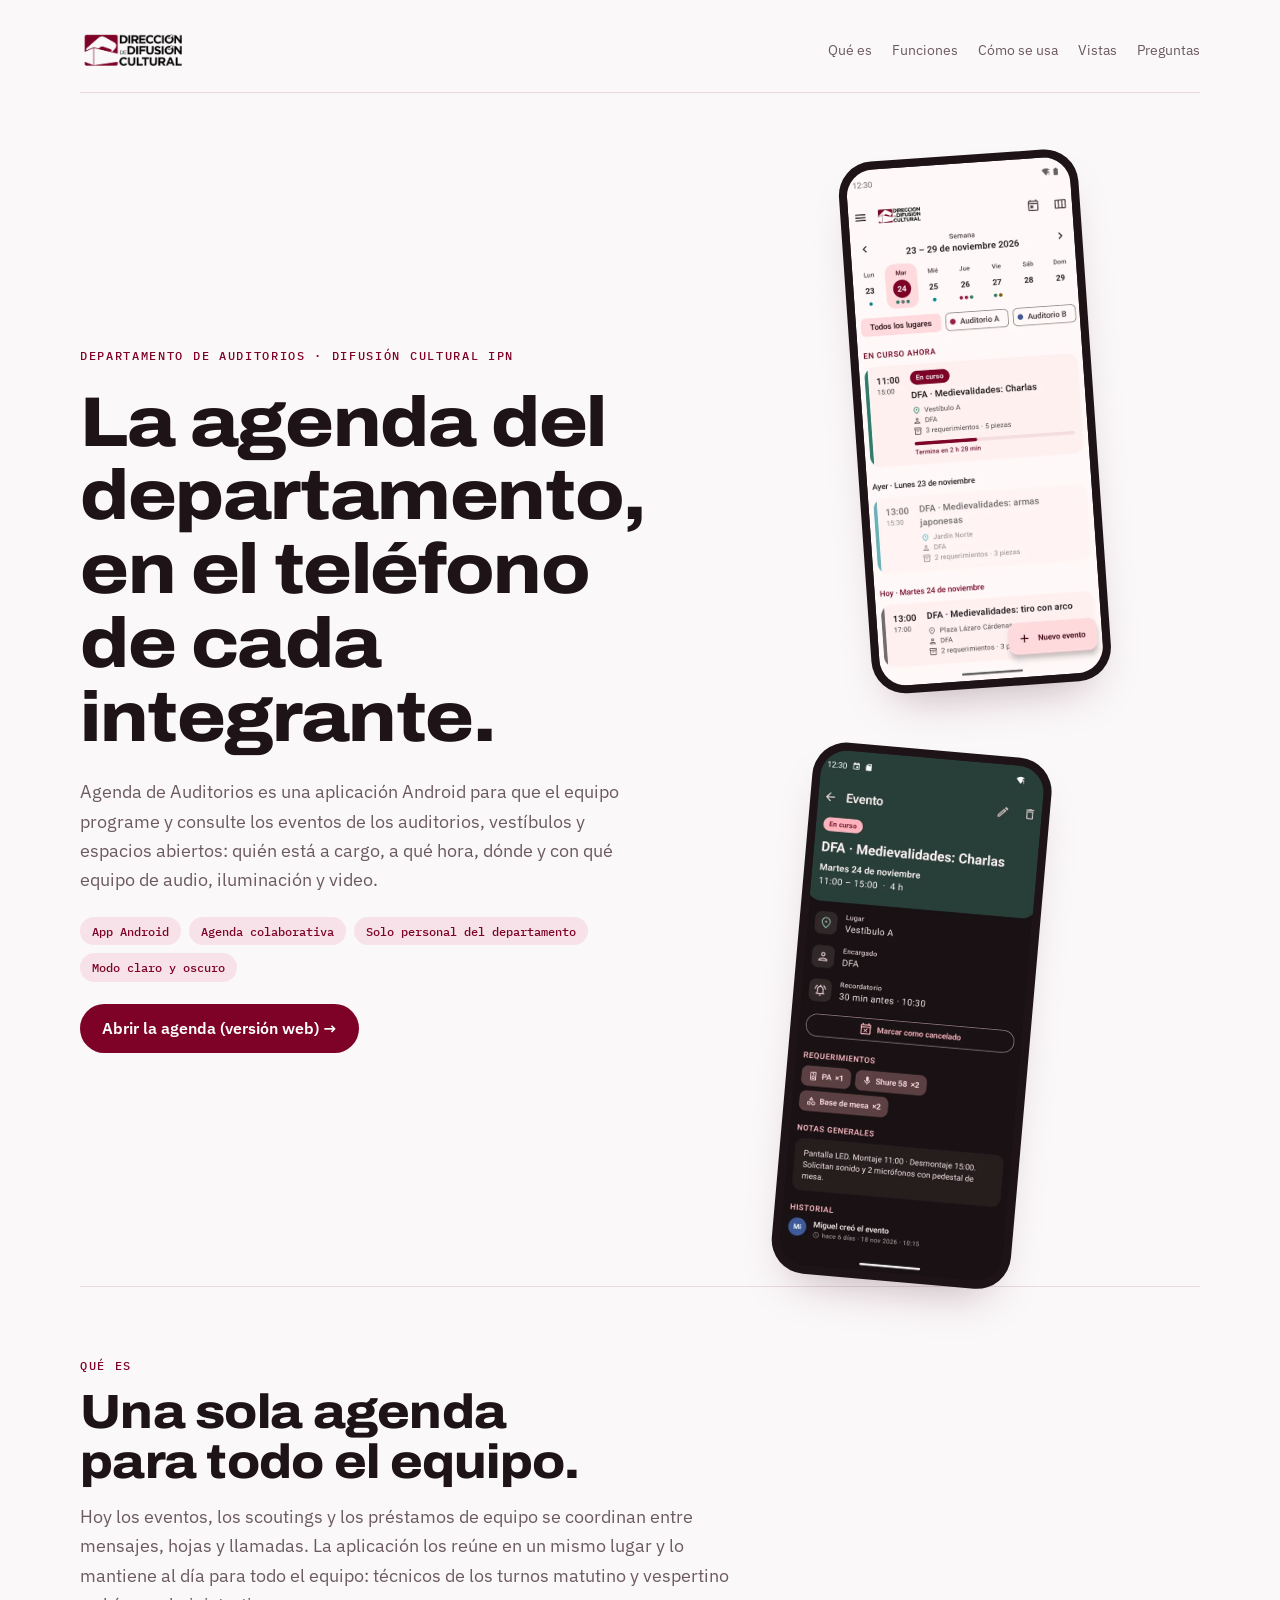
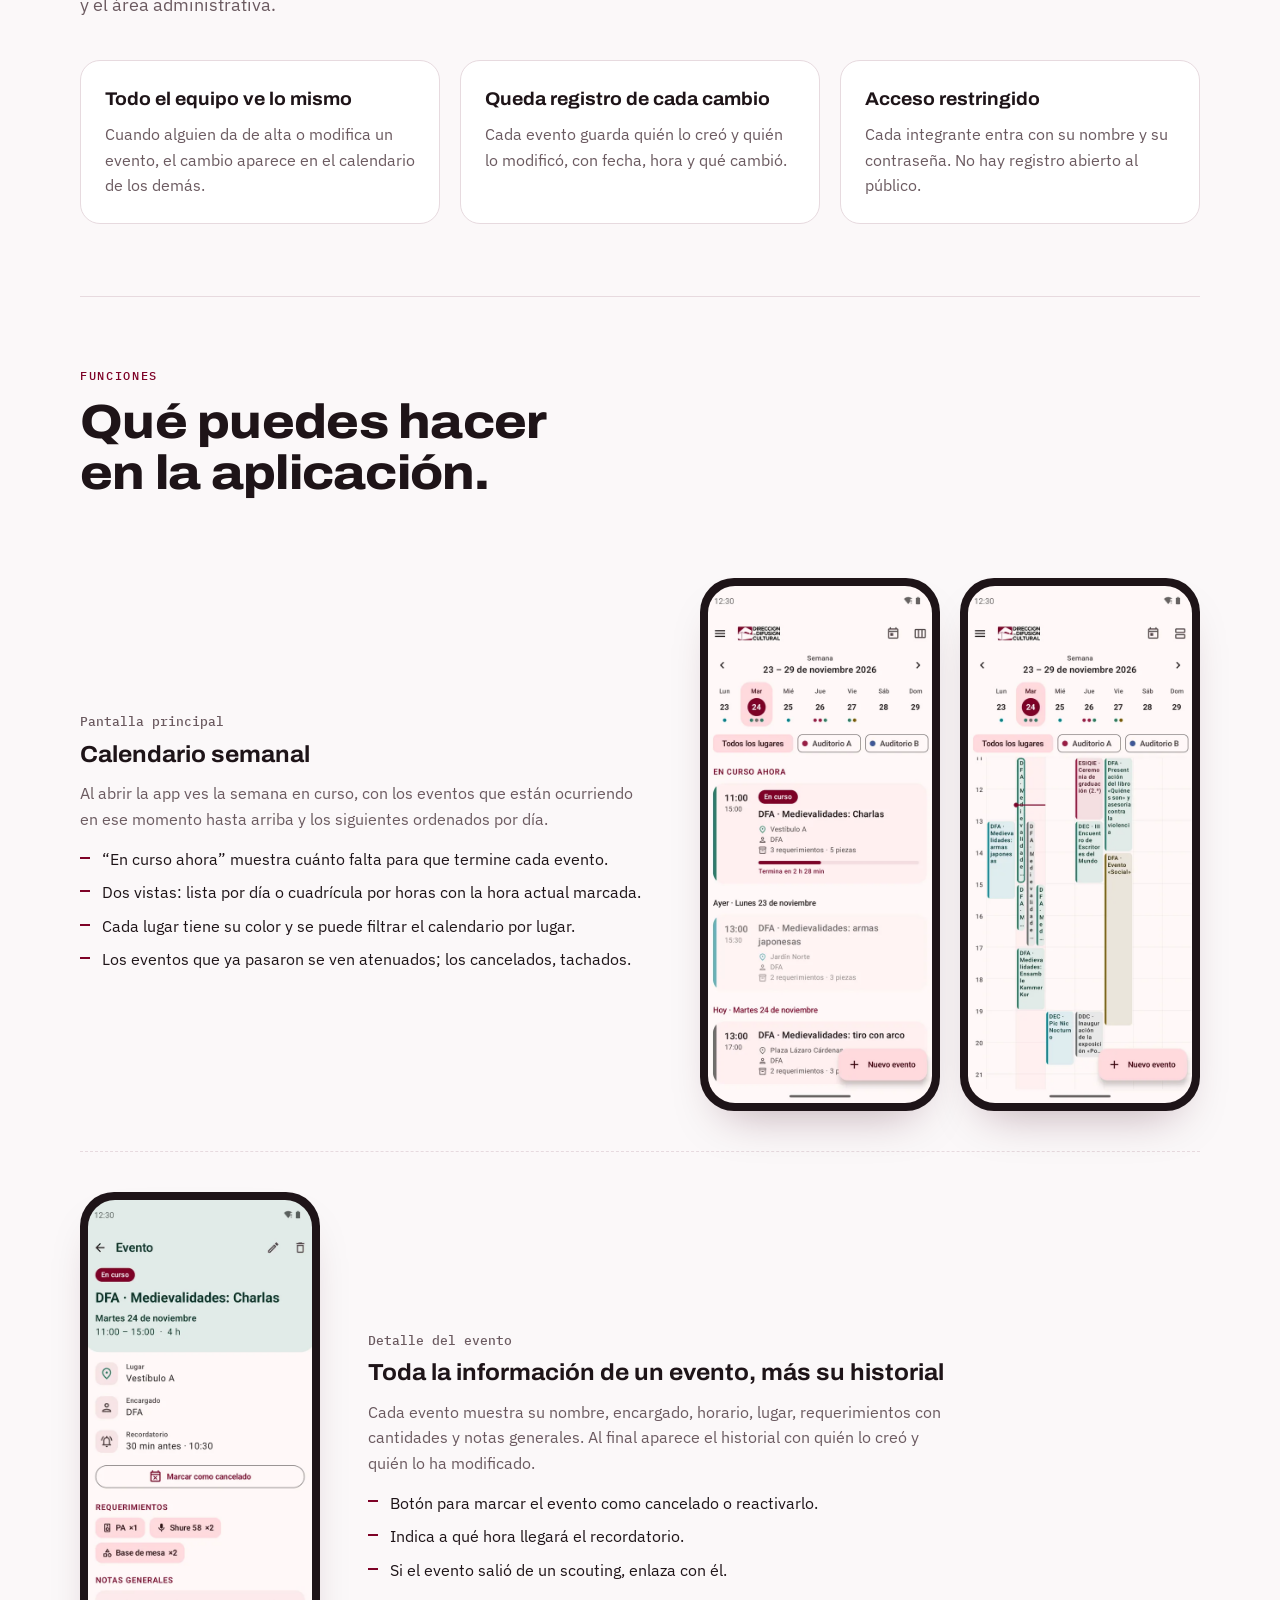
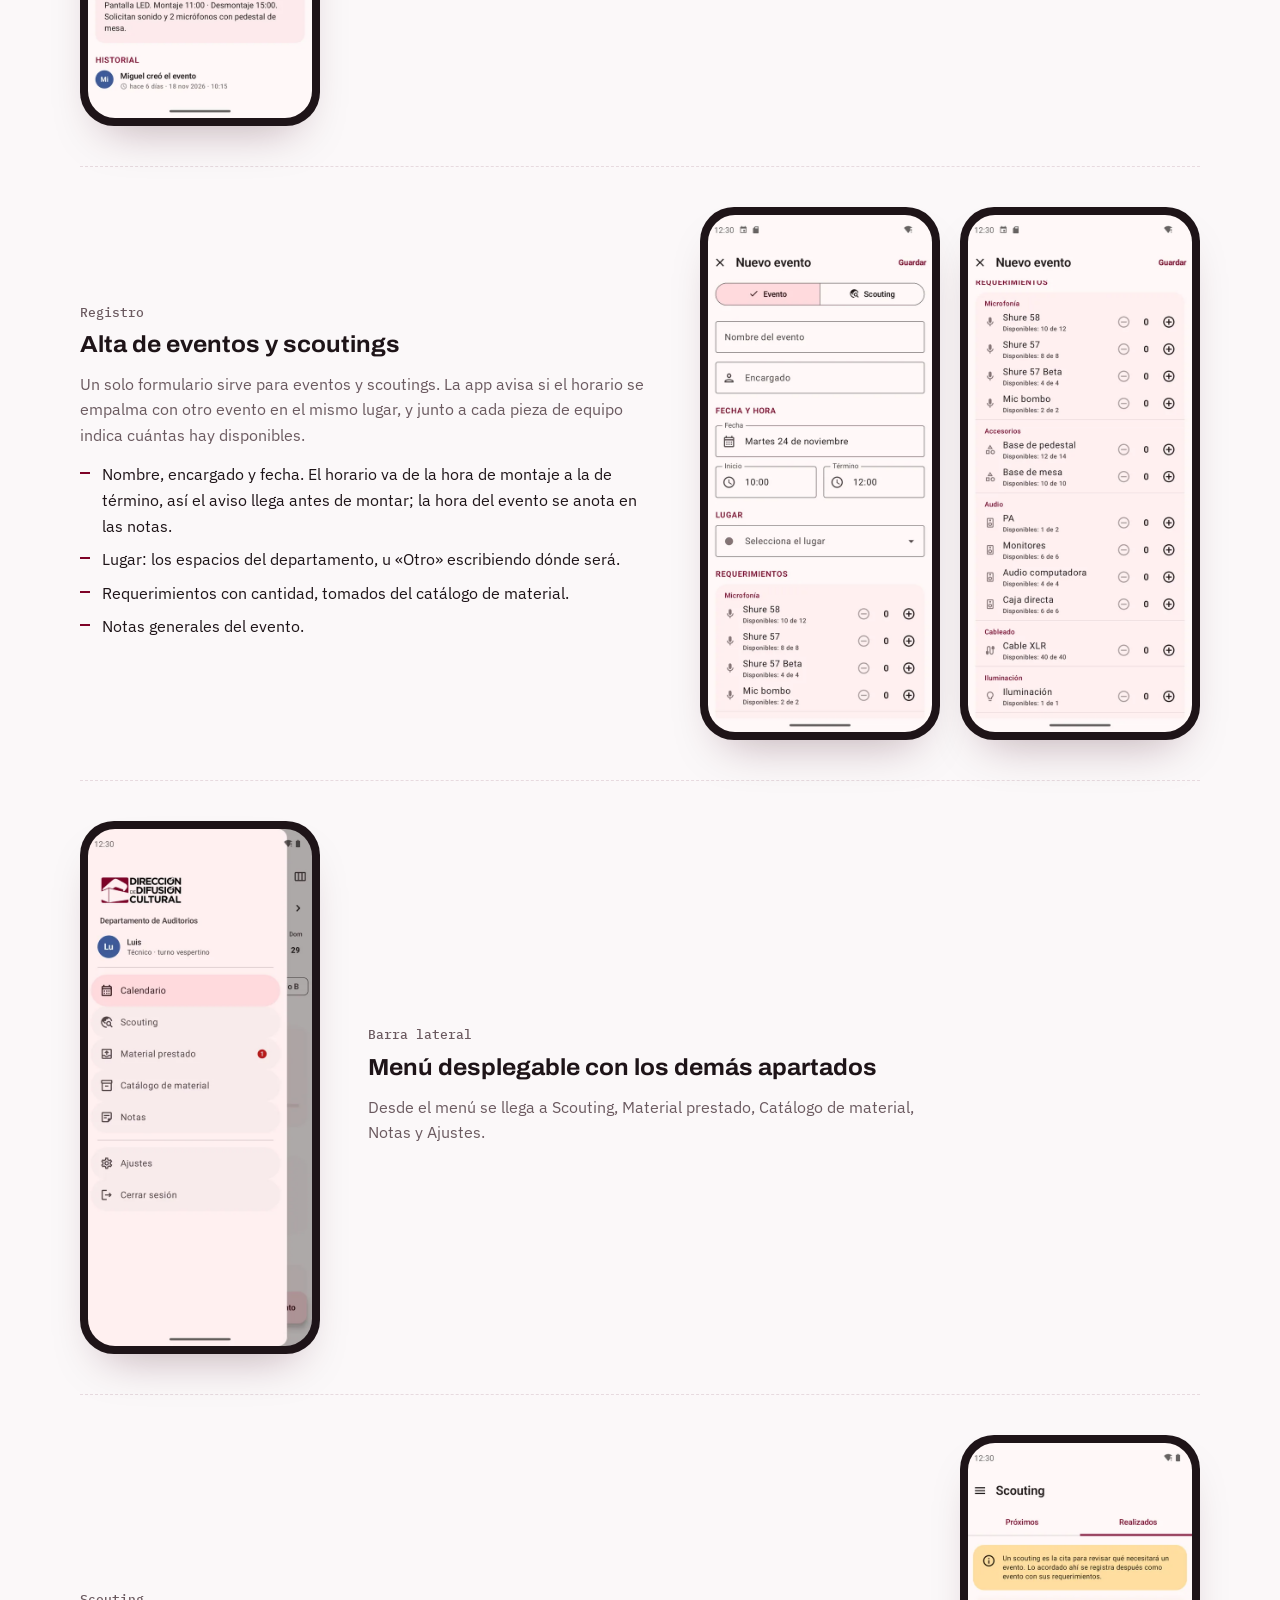
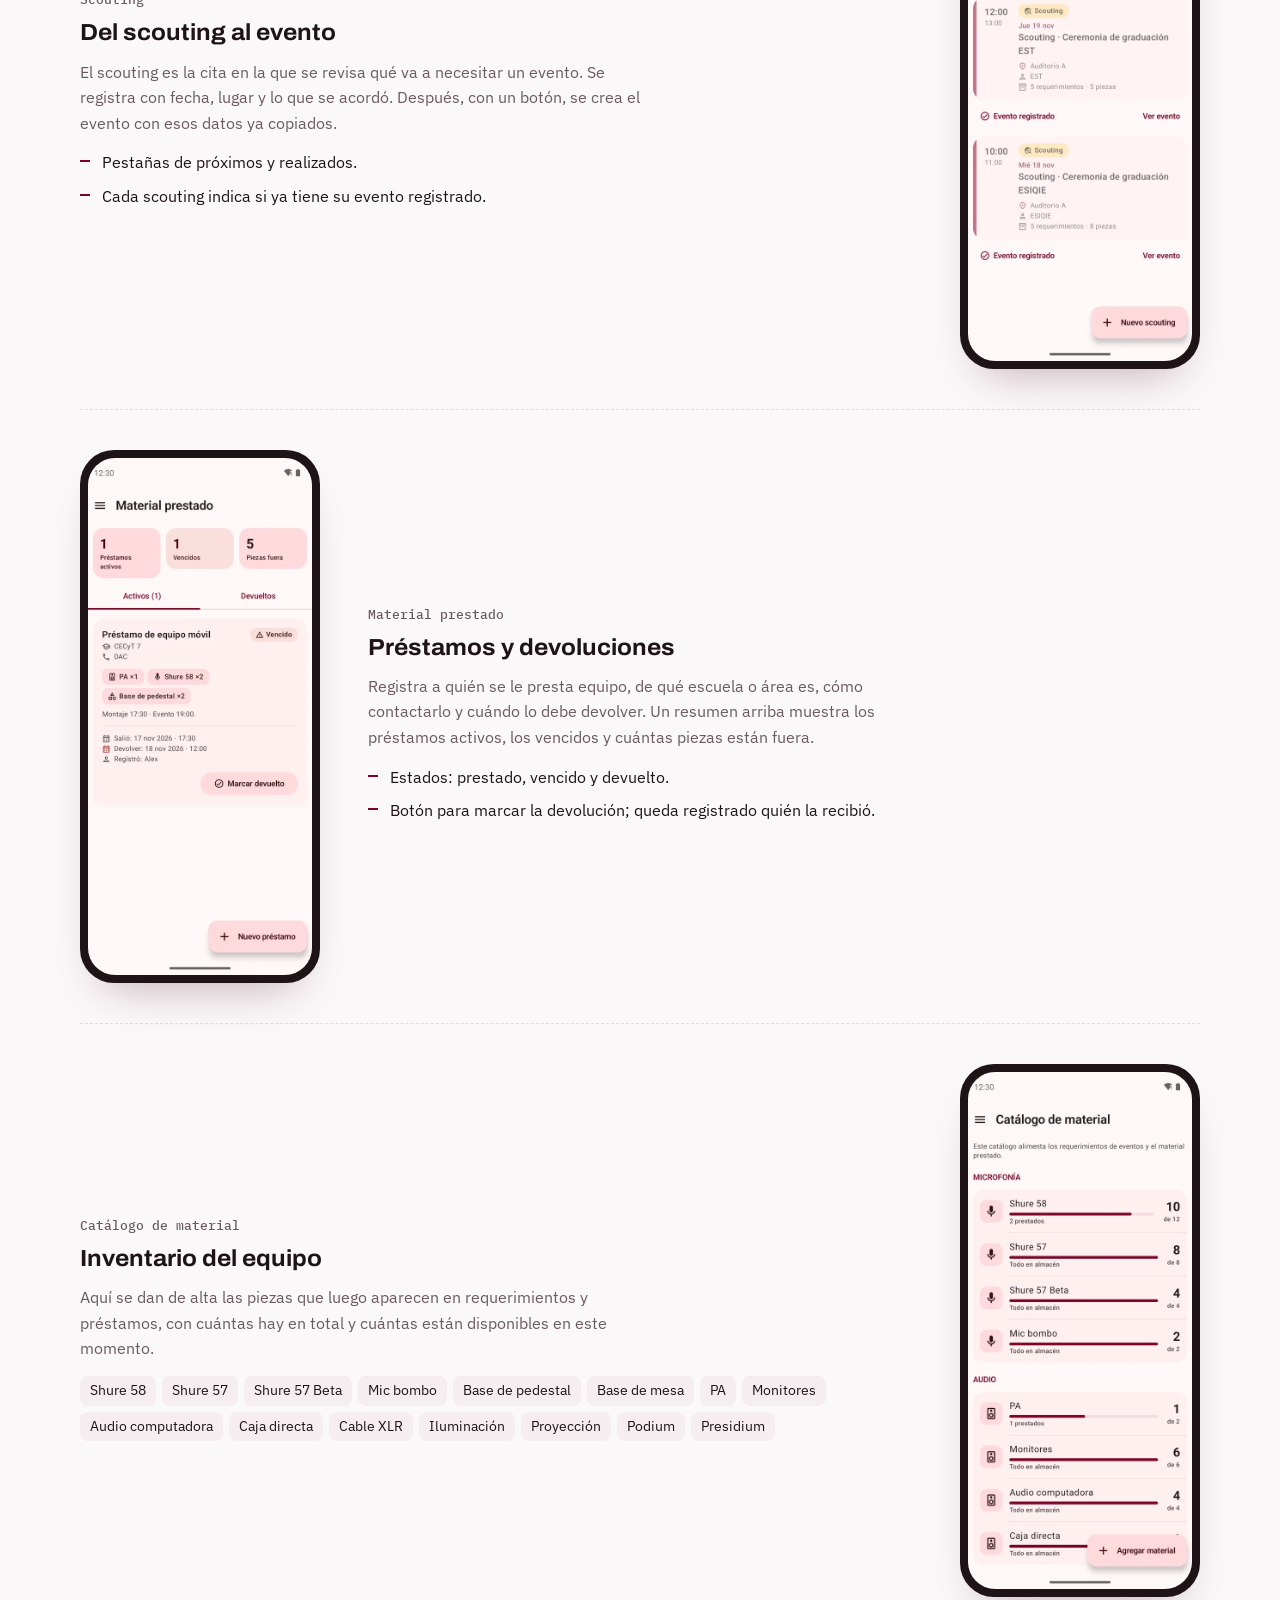
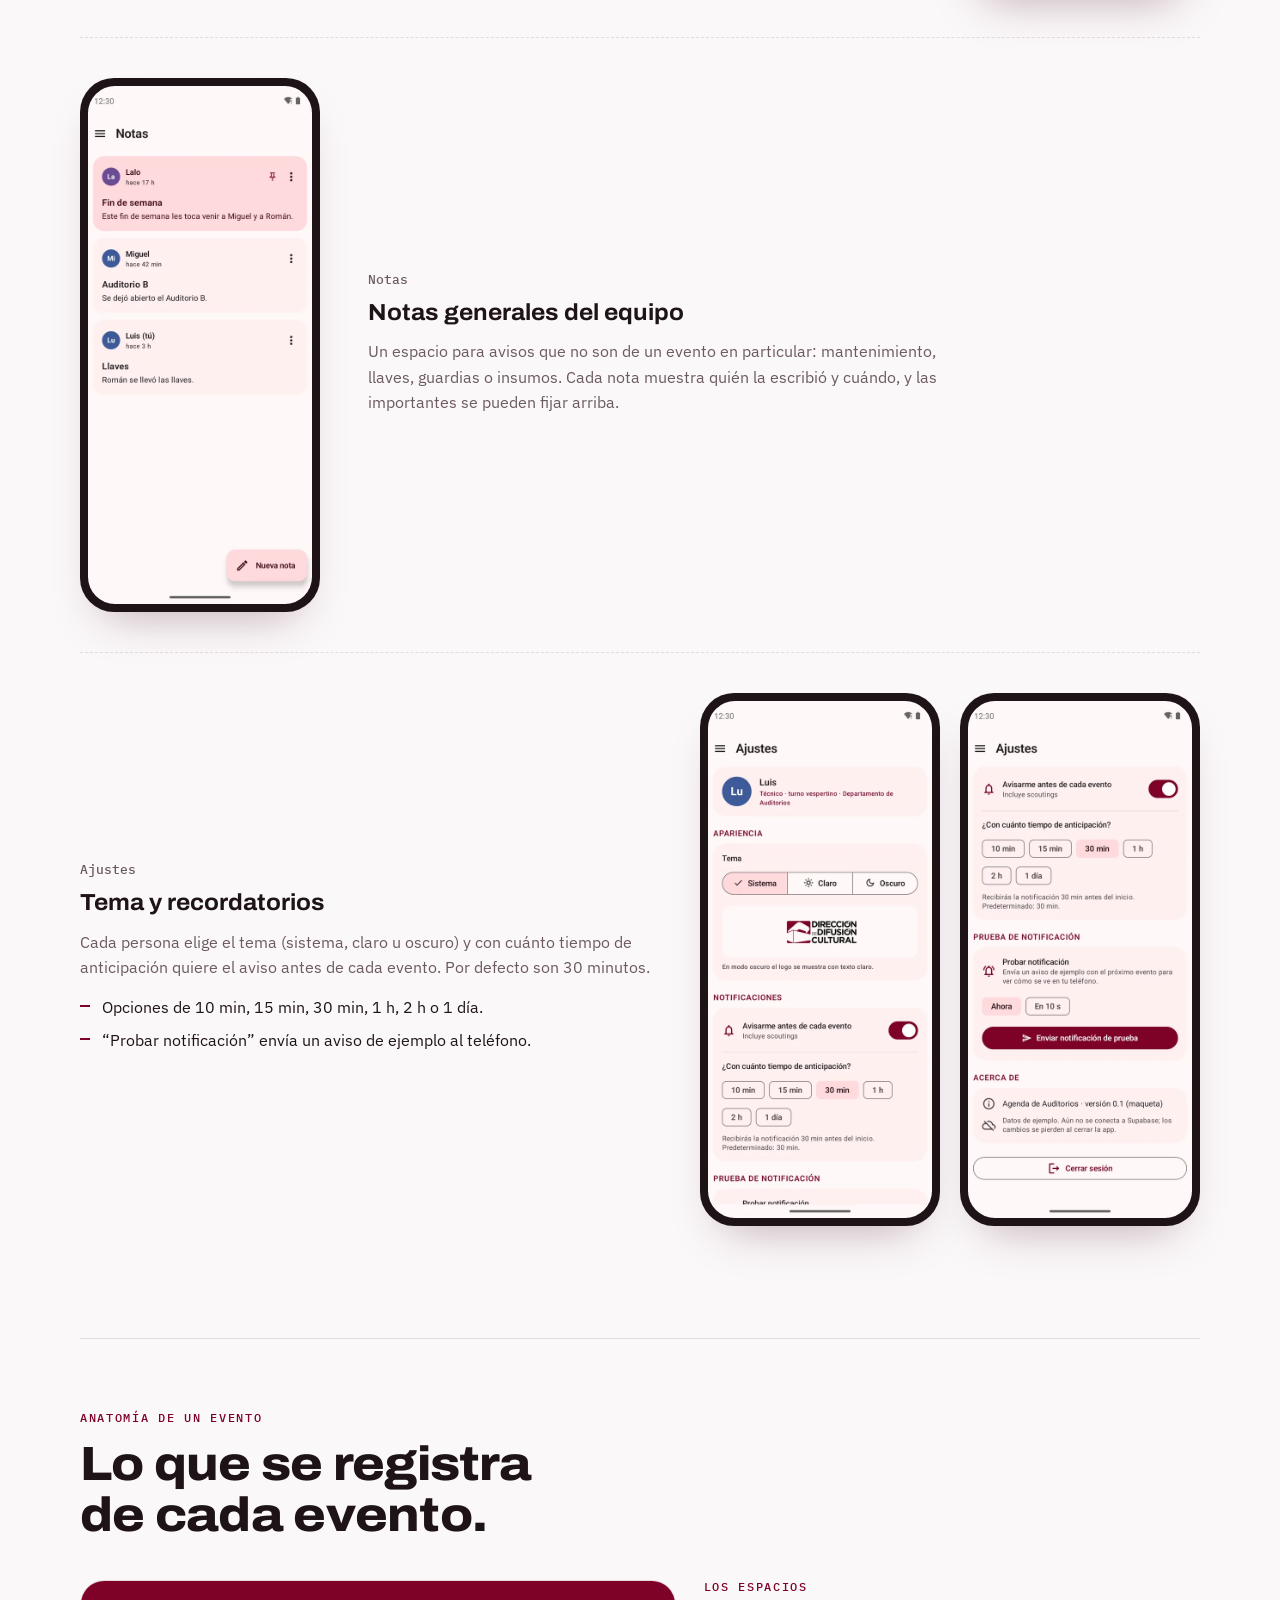
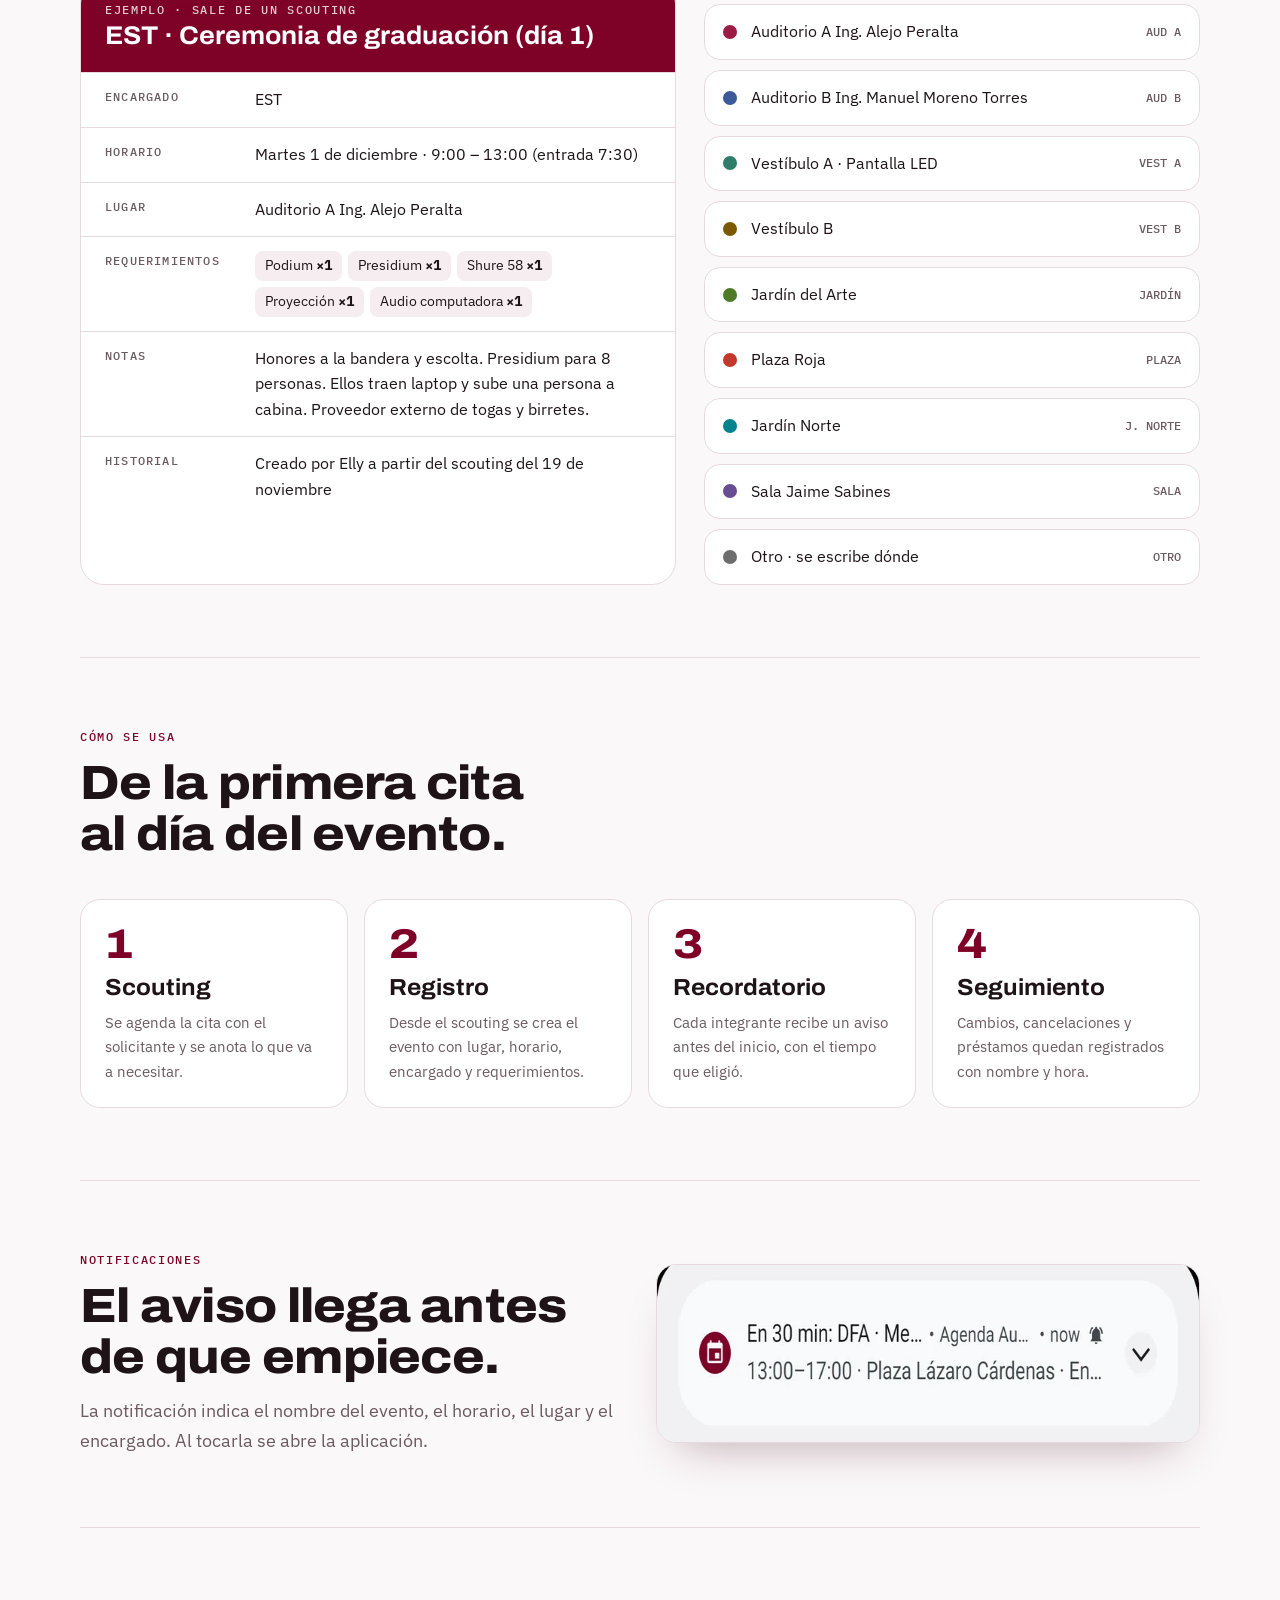
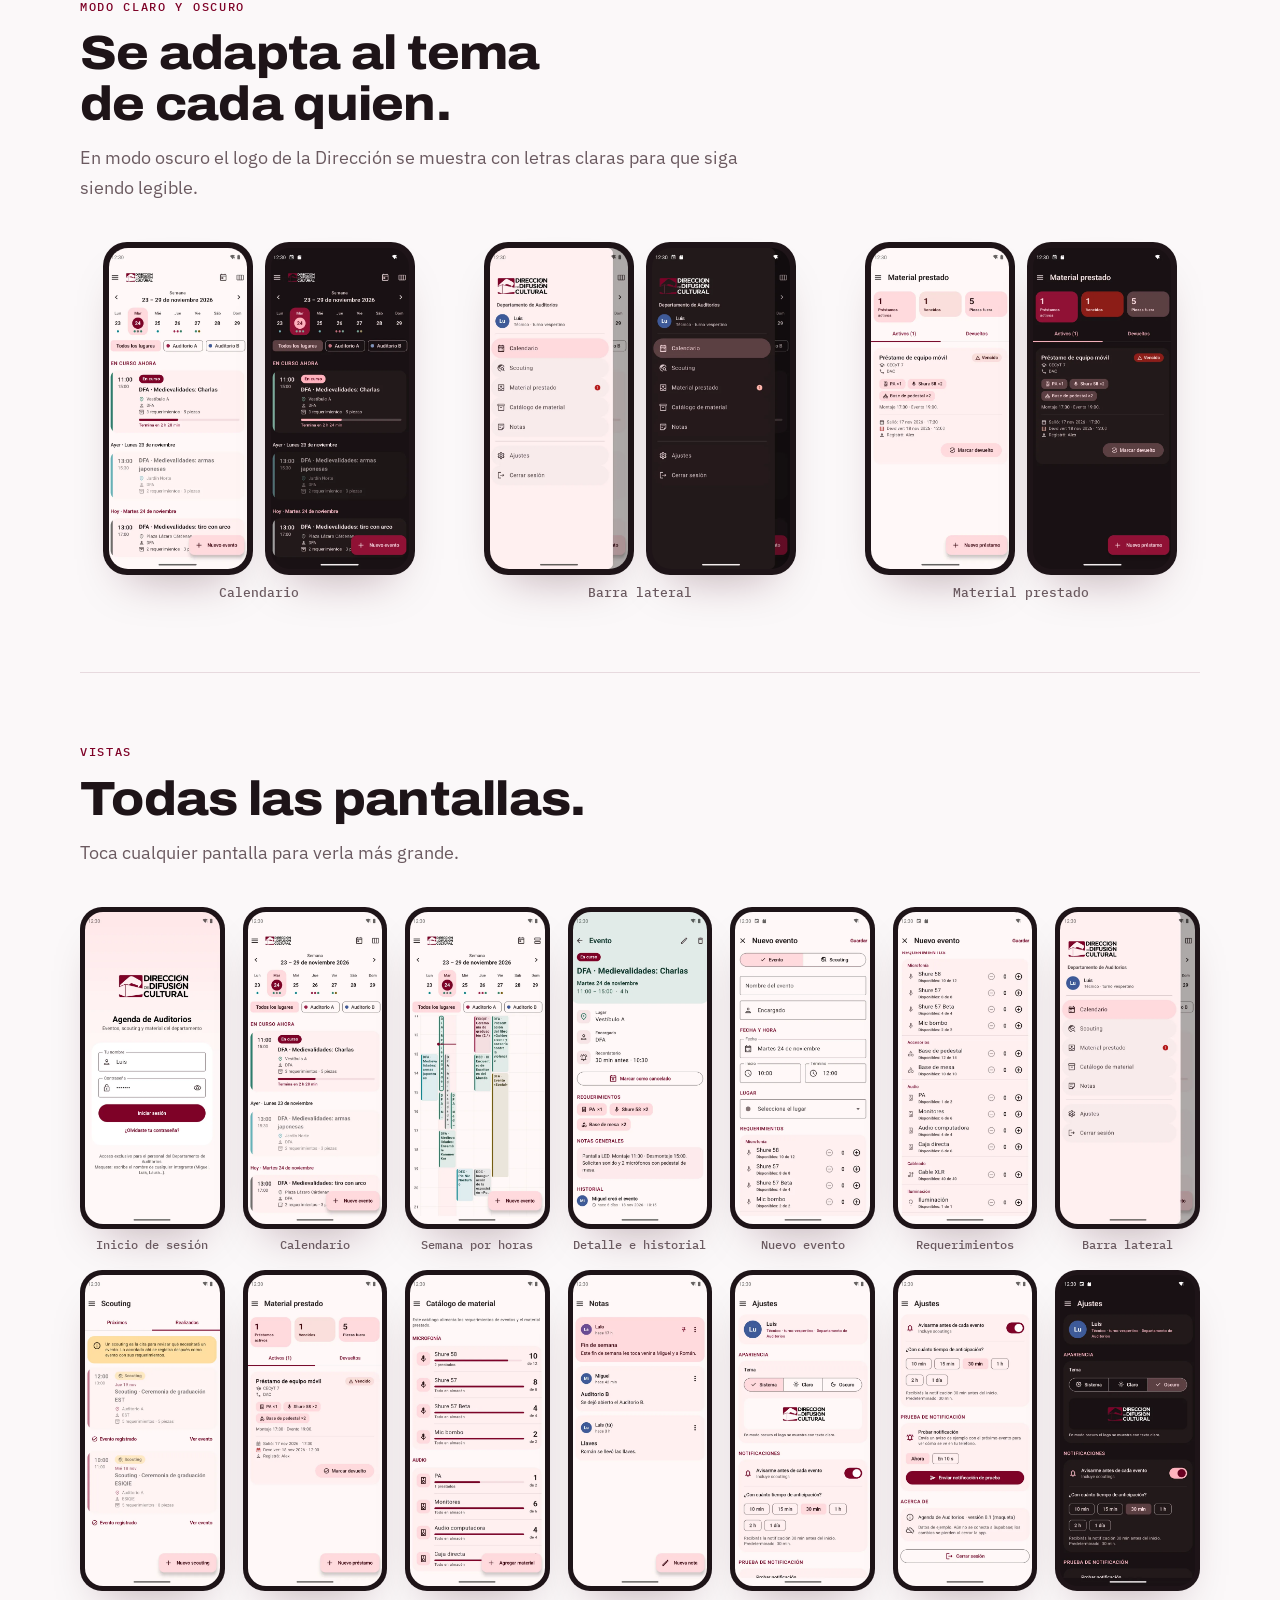
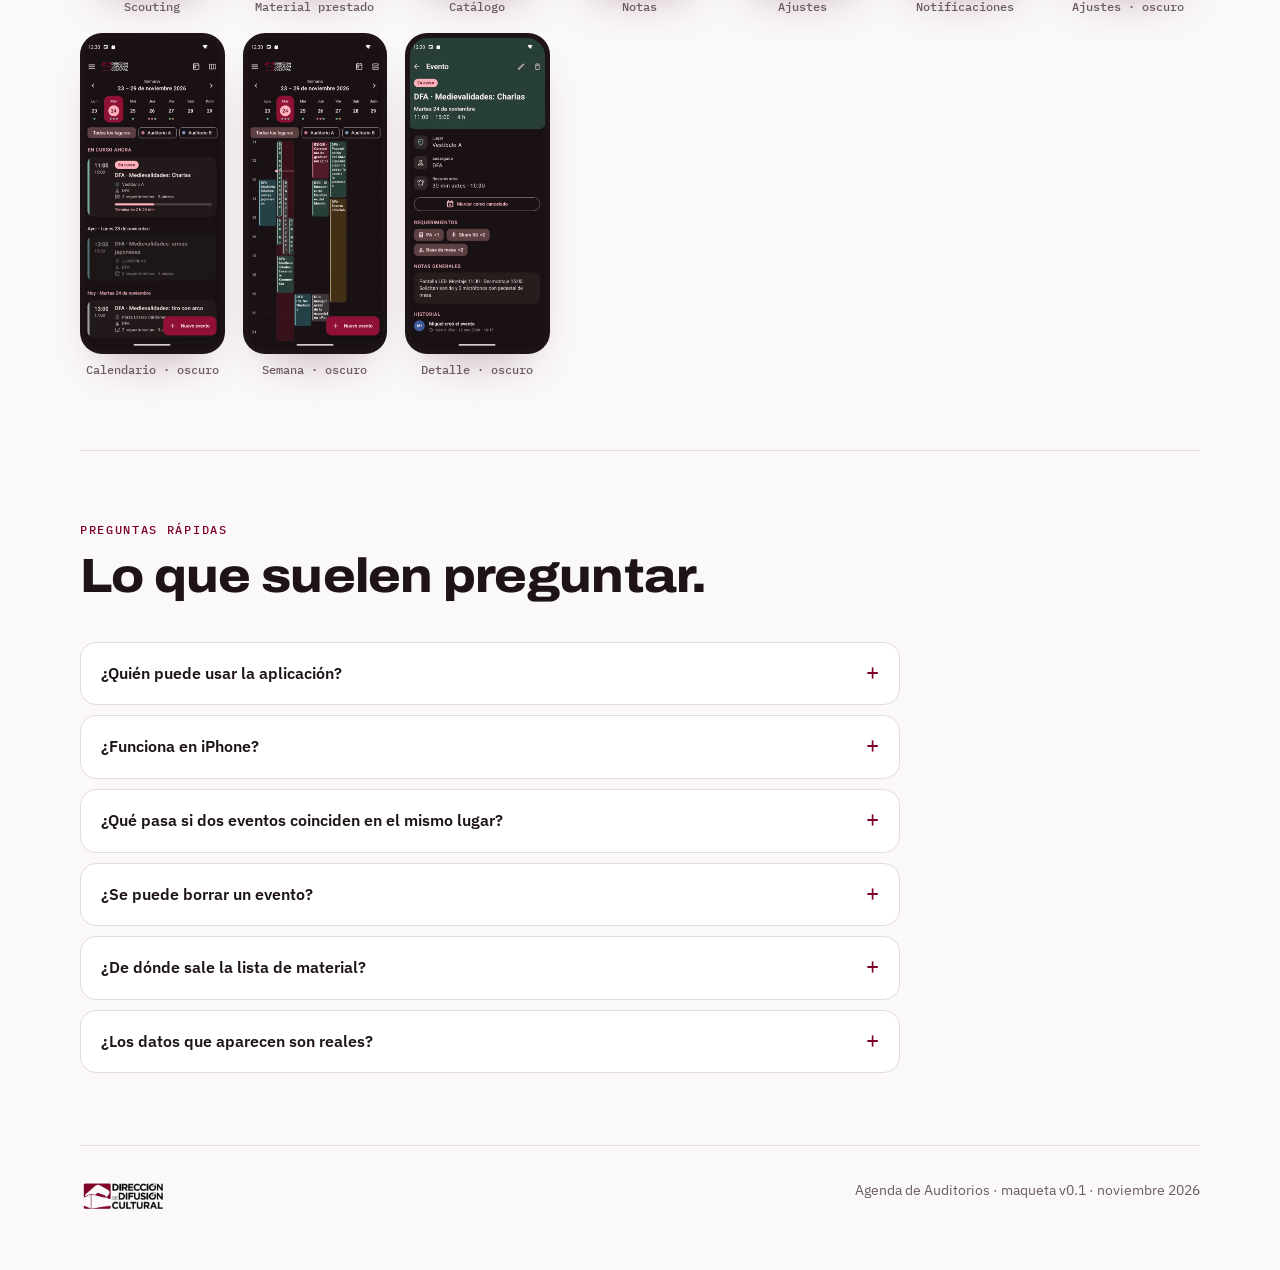
<file: index.html>
<!doctype html>
<html lang="es">
<head>
<meta charset="utf-8">
<meta name="viewport" content="width=device-width, initial-scale=1, viewport-fit=cover">
<meta name="description" content="Agenda de Auditorios: aplicación Android del Departamento de Auditorios de la Dirección de Difusión Cultural del IPN.">
<link rel="icon" type="image/png" href="vistas/logo_claro.png">
<title>Agenda de Auditorios</title>
<link rel="preconnect" href="https://fonts.googleapis.com">
<link rel="preconnect" href="https://fonts.gstatic.com" crossorigin>
<link rel="stylesheet" href="https://fonts.googleapis.com/css2?family=Archivo:wdth,wght@100..125,400..900&family=IBM+Plex+Sans:wght@400;500;600&family=IBM+Plex+Mono:wght@400;500&display=swap">
<style>
/* Layout: documento editorial de una columna ancha; cada función alterna texto y teléfono, como una ficha de producción. */
:root {
  --bg: #FBF8F9;
  --surface: #FFFFFF;
  --surface-2: #F5EDF0;
  --ink: #1E1418;
  --muted: #6B5A60;
  --line: #E7DADF;
  --accent: #7E0227;          /* guinda del logo */
  --accent-fill: #7E0227;
  --on-accent: #FFFFFF;
  --accent-soft: #F6E2E8;
  --frame: #1E1418;
  --shadow: 0 24px 48px -24px rgba(62, 10, 28, .35);
  --v1: #9C1C45; --v2: #3D5A98; --v3: #2E7D6B; --v4: #7A5900; --v5: #4F7A28; --v6: #C0392B;
  --v7: #00838F; --v8: #6A4C93; --v9: #6D6D6D;
  --logo-light: block; --logo-dark: none;
  --f-display: "Archivo", "Arial Narrow", "Helvetica Neue", Arial, sans-serif;
  --f-body: "IBM Plex Sans", "Segoe UI", Roboto, Helvetica, Arial, sans-serif;
  --f-mono: "IBM Plex Mono", ui-monospace, "Cascadia Mono", Consolas, monospace;
}
@media (prefers-color-scheme: dark) {
  :root:not([data-theme="light"]) {
    --bg: #140D10; --surface: #1D1418; --surface-2: #261A1F; --ink: #F3E7EA; --muted: #B7A3AA; --line: #3A2B31;
    --accent: #F2A3B6; --accent-fill: #8F1235; --on-accent: #FFFFFF; --accent-soft: #2E1820; --frame: #050304;
    --shadow: 0 24px 48px -20px rgba(0, 0, 0, .7);
    --v1: #E06B8F; --v2: #8EA6DA; --v3: #6CC2AC; --v4: #E2B64D; --v5: #9BC56E; --v6: #EE7D70;
    --v7: #5CC8D3; --v8: #B59BDA; --v9: #A8A2A4;
    --logo-light: none; --logo-dark: block;
    color-scheme: dark;
  }
}
:root[data-theme="dark"] {
  --bg: #140D10; --surface: #1D1418; --surface-2: #261A1F; --ink: #F3E7EA; --muted: #B7A3AA; --line: #3A2B31;
  --accent: #F2A3B6; --accent-fill: #8F1235; --on-accent: #FFFFFF; --accent-soft: #2E1820; --frame: #050304;
  --shadow: 0 24px 48px -20px rgba(0, 0, 0, .7);
  --v1: #E06B8F; --v2: #8EA6DA; --v3: #6CC2AC; --v4: #E2B64D; --v5: #9BC56E; --v6: #EE7D70;
    --v7: #5CC8D3; --v8: #B59BDA; --v9: #A8A2A4;
  --logo-light: none; --logo-dark: block;
  color-scheme: dark;
}

* { box-sizing: border-box; }
body {
  background: var(--bg); color: var(--ink);
  font: 16px/1.6 var(--f-body);
  padding-left: max(16px, env(safe-area-inset-left, 0px));
  padding-right: max(16px, env(safe-area-inset-right, 0px));
  -webkit-font-smoothing: antialiased;
}
.wrap { max-width: 1120px; margin: 0 auto; }
h1, h2, h3 { font-family: var(--f-display); text-wrap: balance; margin: 0; line-height: 1.05; }
h1 { font-size: clamp(2.4rem, 6vw, 4.4rem); font-weight: 800; font-stretch: 112%; letter-spacing: -.02em; }
h2 { font-size: clamp(1.9rem, 4.2vw, 3rem); font-weight: 800; font-stretch: 110%; letter-spacing: -.015em; }
h3 { font-size: 1.45rem; font-weight: 700; font-stretch: 105%; }
p { margin: 0; }
.lead { font-size: 1.15rem; color: var(--muted); max-width: 60ch; }
.eyebrow {
  font: 500 .75rem/1.2 var(--f-mono); letter-spacing: .14em; text-transform: uppercase; color: var(--accent);
}
a { color: var(--accent); }
:focus-visible { outline: 3px solid var(--accent); outline-offset: 3px; border-radius: 6px; }

/* Encabezado */
.top { display: flex; align-items: center; justify-content: space-between; gap: 16px; padding-block: 20px; border-bottom: 1px solid var(--line); }
.top img { height: 44px; width: auto; }
.logo-l { display: var(--logo-light); } .logo-d { display: var(--logo-dark); }
.top nav { display: flex; gap: 20px; flex-wrap: wrap; font-size: .9rem; }
.top nav a { color: var(--muted); text-decoration: none; }
.top nav a:hover { color: var(--accent); }

/* Hero */
.hero { display: grid; grid-template-columns: 1.05fr .95fr; gap: 48px; align-items: center; padding-block: 64px 40px; }
.hero > div { min-width: 0; display: grid; gap: 22px; }
.tags { display: flex; flex-wrap: wrap; gap: 8px; }
.tag { font: 500 .78rem/1 var(--f-mono); padding: 8px 12px; border-radius: 999px; background: var(--accent-soft); color: var(--accent); }
.hero-phones { position: relative; display: flex; justify-content: center; min-height: 520px; }
.hero-phones .phone:first-child { transform: rotate(-4deg) translateX(30px); z-index: 2; }
.hero-phones .phone:last-child { transform: rotate(5deg) translate(-30px, 40px); }

/* Teléfono */
.phone {
  width: 240px; max-width: 100%; aspect-ratio: 540 / 1200; flex: none;
  border-radius: 34px; padding: 8px; background: var(--frame); box-shadow: var(--shadow);
}
.phone img { display: block; width: 100%; height: 100%; object-fit: cover; border-radius: 27px; cursor: zoom-in; }
.phone.sm { width: 200px; }

/* Secciones */
section { padding-block: 72px; border-top: 1px solid var(--line); }
.section-head { display: grid; gap: 14px; margin-bottom: 40px; max-width: 760px; }

.que-es { display: grid; grid-template-columns: repeat(3, 1fr); gap: 20px; }
.que-es div { background: var(--surface); border: 1px solid var(--line); border-radius: 20px; padding: 24px; display: grid; gap: 8px; align-content: start; }
.que-es strong { font-family: var(--f-display); font-size: 1.15rem; font-stretch: 105%; }
.que-es p { color: var(--muted); }

/* Funciones */
.feature { display: grid; grid-template-columns: minmax(0, 1fr) auto; gap: 48px; align-items: center; padding-block: 40px; }
.feature + .feature { border-top: 1px dashed var(--line); }
.feature.flip { grid-template-columns: auto minmax(0, 1fr); }
.feature.flip .feature-text { order: 2; }
.feature-text { display: grid; gap: 14px; min-width: 0; }
.feature-text p { color: var(--muted); max-width: 58ch; }
.feature-text ul { margin: 0; padding: 0; list-style: none; display: grid; gap: 8px; }
.feature-text li { padding-left: 22px; position: relative; }
.feature-text li::before { content: ""; position: absolute; left: 0; top: .62em; width: 10px; height: 2px; background: var(--accent); }
.phones { display: flex; gap: 20px; flex-wrap: wrap; justify-content: center; }
.kicker { font: 500 .8rem/1 var(--f-mono); color: var(--muted); }

/* Ficha de evento */
.ficha { display: grid; grid-template-columns: minmax(0, 1.2fr) minmax(0, 1fr); gap: 28px; }
.ficha-card { background: var(--surface); border: 1px solid var(--line); border-radius: 24px; overflow: hidden; }
.ficha-card header { background: var(--accent-fill); color: var(--on-accent); padding: 22px 24px; display: grid; gap: 6px; }
.ficha-card header .eyebrow { color: var(--on-accent); opacity: .8; }
.ficha-card header h3 { font-size: 1.6rem; }
.ficha-card dl { margin: 0; display: grid; grid-template-columns: 150px minmax(0, 1fr); }
.ficha-card dt, .ficha-card dd { margin: 0; padding: 14px 24px; border-top: 1px solid var(--line); }
.ficha-card dt { font: 500 .75rem/1.6 var(--f-mono); text-transform: uppercase; letter-spacing: .1em; color: var(--muted); }
.chips { display: flex; flex-wrap: wrap; gap: 6px; }
.chip { font-size: .85rem; padding: 4px 10px; border-radius: 8px; background: var(--surface-2); white-space: nowrap; }
.chip b { font-variant-numeric: tabular-nums; }
.venues { display: grid; gap: 10px; align-content: start; }
.venue { display: grid; grid-template-columns: 14px minmax(0, 1fr) auto; gap: 14px; align-items: center; padding: 14px 18px; background: var(--surface); border: 1px solid var(--line); border-radius: 16px; }
.venue i { width: 14px; height: 14px; border-radius: 50%; display: block; }
.venue span { font: 500 .75rem/1 var(--f-mono); color: var(--muted); }

/* Flujo */
.flow { display: grid; grid-template-columns: repeat(4, 1fr); gap: 16px; counter-reset: paso; }
.flow li { list-style: none; background: var(--surface); border: 1px solid var(--line); border-radius: 20px; padding: 24px; display: grid; gap: 10px; align-content: start; counter-increment: paso; }
.flow li::before { content: counter(paso); font: 800 2.6rem/1 var(--f-display); font-stretch: 115%; color: var(--accent); }
.flow p { color: var(--muted); font-size: .95rem; }
ol.flow { margin: 0; padding: 0; }

/* Temas */
.themes { display: grid; grid-template-columns: repeat(3, minmax(0, 1fr)); gap: 24px; }
.pair { display: grid; gap: 12px; justify-items: center; }
.pair .phones { gap: 12px; flex-wrap: nowrap; }
.pair .phone { width: 150px; border-radius: 24px; padding: 6px; }
.pair .phone img { border-radius: 19px; }

/* Notificación */
.notif { display: grid; grid-template-columns: minmax(0, 1fr) minmax(0, 1fr); gap: 32px; align-items: center; }
.notif figure { margin: 0; border-radius: 20px; overflow: hidden; border: 1px solid var(--line); box-shadow: var(--shadow); }
.notif figure img { display: block; width: 100%; cursor: zoom-in; }

/* Galería */
.gallery { display: grid; grid-template-columns: repeat(auto-fill, minmax(140px, 1fr)); gap: 18px; }
.gallery figure { margin: 0; display: grid; gap: 8px; }
.gallery .phone { width: 100%; border-radius: 22px; padding: 5px; }
.gallery .phone img { border-radius: 18px; }
.gallery figcaption { font: 500 .75rem/1.3 var(--f-mono); color: var(--muted); text-align: center; }

/* Preguntas */
.faq { display: grid; gap: 10px; max-width: 820px; }
.faq details { background: var(--surface); border: 1px solid var(--line); border-radius: 16px; padding: 4px 20px; }
.faq summary { cursor: pointer; padding-block: 14px; font-weight: 600; list-style: none; display: flex; justify-content: space-between; gap: 12px; }
.faq summary::after { content: "+"; font: 400 1.4rem/1 var(--f-mono); color: var(--accent); }
.faq details[open] summary::after { content: "–"; }
.faq details p { color: var(--muted); padding-bottom: 16px; }

footer { border-top: 1px solid var(--line); padding-block: 32px 48px; display: flex; flex-wrap: wrap; gap: 16px; justify-content: space-between; color: var(--muted); font-size: .9rem; }
footer img { height: 36px; width: auto; }

/* Visor */
dialog { border: none; padding: 0; background: transparent; max-width: min(92vw, 460px); max-height: 92vh; }
dialog::backdrop { background: rgba(10, 4, 7, .78); }
dialog img { display: block; max-width: 100%; max-height: 86vh; border-radius: 24px; }
dialog form { text-align: center; margin-top: 12px; }
dialog button { font: 600 .9rem var(--f-body); border: none; border-radius: 999px; padding: 10px 22px; background: var(--accent-fill); color: var(--on-accent); cursor: pointer; }

@media (max-width: 900px) {
  .hero, .ficha, .notif { grid-template-columns: 1fr; }
  .hero-phones { min-height: 0; padding-block: 12px 48px; }
  .feature, .feature.flip { grid-template-columns: 1fr; gap: 28px; }
  .feature.flip .feature-text { order: 0; }
  .que-es, .flow { grid-template-columns: 1fr 1fr; }
  .themes { grid-template-columns: 1fr; }
  .top nav { display: none; }
}
@media (max-width: 560px) {
  .que-es, .flow { grid-template-columns: 1fr; }
  .phone { width: 200px; }
  .hero-phones .phone { width: 170px; }
  .hero-phones .phone:first-child { transform: rotate(-4deg) translateX(18px); }
  .hero-phones .phone:last-child { transform: rotate(5deg) translate(-18px, 30px); }
  .phone.sm { width: 160px; }
  .ficha-card dl { grid-template-columns: 1fr; }
  .ficha-card dd { border-top: none; padding-top: 0; }
  .pair .phone { width: 130px; }
  section { padding-block: 52px; }
}
@media (prefers-reduced-motion: reduce) { * { scroll-behavior: auto !important; } }
</style>
</head>
<body>
<div class="wrap">
  <header class="top">
    <div>
      <img class="logo-l" src="vistas/logo_claro.png" alt="Dirección de Difusión Cultural" width="480" height="207">
      <img class="logo-d" src="vistas/logo_oscuro.png" alt="Dirección de Difusión Cultural" width="480" height="207">
    </div>
    <nav aria-label="Secciones">
      <a href="#que-es">Qué es</a>
      <a href="#funciones">Funciones</a>
      <a href="#flujo">Cómo se usa</a>
      <a href="#vistas">Vistas</a>
      <a href="#preguntas">Preguntas</a>
    </nav>
  </header>

  <div class="hero">
    <div>
      <p class="eyebrow">Departamento de Auditorios · Difusión Cultural IPN</p>
      <h1>La agenda del departamento, en el teléfono de cada integrante.</h1>
      <p class="lead">Agenda de Auditorios es una aplicación Android para que el equipo programe y consulte los eventos de los auditorios, vestíbulos y espacios abiertos: quién está a cargo, a qué hora, dónde y con qué equipo de audio, iluminación y video.</p>
      <div class="tags">
        <span class="tag">App Android</span>
        <span class="tag">Agenda colaborativa</span>
        <span class="tag">Solo personal del departamento</span>
        <span class="tag">Modo claro y oscuro</span>
      </div>
      <p><a href="app/" style="display:inline-flex;gap:8px;align-items:center;padding:12px 22px;border-radius:999px;background:var(--accent-fill);color:var(--on-accent);font-weight:600;text-decoration:none">Abrir la agenda (versión web) →</a></p>
    </div>
    <div class="hero-phones" aria-hidden="false">
      <div class="phone"><img src="vistas/02_calendario.webp" alt="Calendario semanal con un evento en curso" width="540" height="1200"></div>
      <div class="phone"><img src="vistas/19_detalle_oscuro.webp" alt="Detalle de un evento en modo oscuro" width="540" height="1200"></div>
    </div>
  </div>

  <section id="que-es">
    <div class="section-head">
      <p class="eyebrow">Qué es</p>
      <h2>Una sola agenda para todo el equipo.</h2>
      <p class="lead">Hoy los eventos, los scoutings y los préstamos de equipo se coordinan entre mensajes, hojas y llamadas. La aplicación los reúne en un mismo lugar y lo mantiene al día para todo el equipo: técnicos de los turnos matutino y vespertino y el área administrativa.</p>
    </div>
    <div class="que-es">
      <div>
        <strong>Todo el equipo ve lo mismo</strong>
        <p>Cuando alguien da de alta o modifica un evento, el cambio aparece en el calendario de los demás.</p>
      </div>
      <div>
        <strong>Queda registro de cada cambio</strong>
        <p>Cada evento guarda quién lo creó y quién lo modificó, con fecha, hora y qué cambió.</p>
      </div>
      <div>
        <strong>Acceso restringido</strong>
        <p>Cada integrante entra con su nombre y su contraseña. No hay registro abierto al público.</p>
      </div>
    </div>
  </section>

  <section id="funciones">
    <div class="section-head">
      <p class="eyebrow">Funciones</p>
      <h2>Qué puedes hacer en la aplicación.</h2>
    </div>

    <article class="feature">
      <div class="feature-text">
        <p class="kicker">Pantalla principal</p>
        <h3>Calendario semanal</h3>
        <p>Al abrir la app ves la semana en curso, con los eventos que están ocurriendo en ese momento hasta arriba y los siguientes ordenados por día.</p>
        <ul>
          <li>“En curso ahora” muestra cuánto falta para que termine cada evento.</li>
          <li>Dos vistas: lista por día o cuadrícula por horas con la hora actual marcada.</li>
          <li>Cada lugar tiene su color y se puede filtrar el calendario por lugar.</li>
          <li>Los eventos que ya pasaron se ven atenuados; los cancelados, tachados.</li>
        </ul>
      </div>
      <div class="phones">
        <div class="phone"><img src="vistas/02_calendario.webp" alt="Vista de lista del calendario" width="540" height="1200"></div>
        <div class="phone"><img src="vistas/03_semana.webp" alt="Vista de cuadrícula semanal por horas" width="540" height="1200"></div>
      </div>
    </article>

    <article class="feature flip">
      <div class="feature-text">
        <p class="kicker">Detalle del evento</p>
        <h3>Toda la información de un evento, más su historial</h3>
        <p>Cada evento muestra su nombre, encargado, horario, lugar, requerimientos con cantidades y notas generales. Al final aparece el historial con quién lo creó y quién lo ha modificado.</p>
        <ul>
          <li>Botón para marcar el evento como cancelado o reactivarlo.</li>
          <li>Indica a qué hora llegará el recordatorio.</li>
          <li>Si el evento salió de un scouting, enlaza con él.</li>
        </ul>
      </div>
      <div class="phones">
        <div class="phone"><img src="vistas/04_detalle.webp" alt="Detalle de evento con lugar, encargado, requerimientos e historial" width="540" height="1200"></div>
      </div>
    </article>

    <article class="feature">
      <div class="feature-text">
        <p class="kicker">Registro</p>
        <h3>Alta de eventos y scoutings</h3>
        <p>Un solo formulario sirve para eventos y scoutings. La app avisa si el horario se empalma con otro evento en el mismo lugar, y junto a cada pieza de equipo indica cuántas hay disponibles.</p>
        <ul>
          <li>Nombre, encargado y fecha. El horario va de la hora de montaje a la de término, así el aviso llega antes de montar; la hora del evento se anota en las notas.</li>
          <li>Lugar: los espacios del departamento, u «Otro» escribiendo dónde será.</li>
          <li>Requerimientos con cantidad, tomados del catálogo de material.</li>
          <li>Notas generales del evento.</li>
        </ul>
      </div>
      <div class="phones">
        <div class="phone"><img src="vistas/06_formulario.webp" alt="Formulario de nuevo evento" width="540" height="1200"></div>
        <div class="phone"><img src="vistas/07_requerimientos.webp" alt="Selección de requerimientos con disponibilidad" width="540" height="1200"></div>
      </div>
    </article>

    <article class="feature flip">
      <div class="feature-text">
        <p class="kicker">Barra lateral</p>
        <h3>Menú desplegable con los demás apartados</h3>
        <p>Desde el menú se llega a Scouting, Material prestado, Catálogo de material, Notas y Ajustes.</p>
      </div>
      <div class="phones">
        <div class="phone"><img src="vistas/08_menu.webp" alt="Barra lateral desplegable" width="540" height="1200"></div>
      </div>
    </article>

    <article class="feature">
      <div class="feature-text">
        <p class="kicker">Scouting</p>
        <h3>Del scouting al evento</h3>
        <p>El scouting es la cita en la que se revisa qué va a necesitar un evento. Se registra con fecha, lugar y lo que se acordó. Después, con un botón, se crea el evento con esos datos ya copiados.</p>
        <ul>
          <li>Pestañas de próximos y realizados.</li>
          <li>Cada scouting indica si ya tiene su evento registrado.</li>
        </ul>
      </div>
      <div class="phones">
        <div class="phone"><img src="vistas/09_scouting.webp" alt="Lista de scoutings" width="540" height="1200"></div>
      </div>
    </article>

    <article class="feature flip">
      <div class="feature-text">
        <p class="kicker">Material prestado</p>
        <h3>Préstamos y devoluciones</h3>
        <p>Registra a quién se le presta equipo, de qué escuela o área es, cómo contactarlo y cuándo lo debe devolver. Un resumen arriba muestra los préstamos activos, los vencidos y cuántas piezas están fuera.</p>
        <ul>
          <li>Estados: prestado, vencido y devuelto.</li>
          <li>Botón para marcar la devolución; queda registrado quién la recibió.</li>
        </ul>
      </div>
      <div class="phones">
        <div class="phone"><img src="vistas/10_prestamos.webp" alt="Préstamos activos con estados" width="540" height="1200"></div>
      </div>
    </article>

    <article class="feature">
      <div class="feature-text">
        <p class="kicker">Catálogo de material</p>
        <h3>Inventario del equipo</h3>
        <p>Aquí se dan de alta las piezas que luego aparecen en requerimientos y préstamos, con cuántas hay en total y cuántas están disponibles en este momento.</p>
        <div class="chips">
          <span class="chip">Shure 58</span><span class="chip">Shure 57</span><span class="chip">Shure 57 Beta</span><span class="chip">Mic bombo</span>
          <span class="chip">Base de pedestal</span><span class="chip">Base de mesa</span><span class="chip">PA</span>
          <span class="chip">Monitores</span><span class="chip">Audio computadora</span><span class="chip">Caja directa</span>
          <span class="chip">Cable XLR</span><span class="chip">Iluminación</span><span class="chip">Proyección</span>
          <span class="chip">Podium</span><span class="chip">Presidium</span>
        </div>
      </div>
      <div class="phones">
        <div class="phone"><img src="vistas/11_catalogo.webp" alt="Catálogo de material con disponibilidad" width="540" height="1200"></div>
      </div>
    </article>

    <article class="feature flip">
      <div class="feature-text">
        <p class="kicker">Notas</p>
        <h3>Notas generales del equipo</h3>
        <p>Un espacio para avisos que no son de un evento en particular: mantenimiento, llaves, guardias o insumos. Cada nota muestra quién la escribió y cuándo, y las importantes se pueden fijar arriba.</p>
      </div>
      <div class="phones">
        <div class="phone"><img src="vistas/12_notas.webp" alt="Notas con autor" width="540" height="1200"></div>
      </div>
    </article>

    <article class="feature">
      <div class="feature-text">
        <p class="kicker">Ajustes</p>
        <h3>Tema y recordatorios</h3>
        <p>Cada persona elige el tema (sistema, claro u oscuro) y con cuánto tiempo de anticipación quiere el aviso antes de cada evento. Por defecto son 30 minutos.</p>
        <ul>
          <li>Opciones de 10 min, 15 min, 30 min, 1 h, 2 h o 1 día.</li>
          <li>“Probar notificación” envía un aviso de ejemplo al teléfono.</li>
        </ul>
      </div>
      <div class="phones">
        <div class="phone"><img src="vistas/13_ajustes.webp" alt="Ajustes de tema" width="540" height="1200"></div>
        <div class="phone"><img src="vistas/14_ajustes_notif.webp" alt="Ajustes de notificaciones y prueba" width="540" height="1200"></div>
      </div>
    </article>
  </section>

  <section id="evento">
    <div class="section-head">
      <p class="eyebrow">Anatomía de un evento</p>
      <h2>Lo que se registra de cada evento.</h2>
    </div>
    <div class="ficha">
      <div class="ficha-card">
        <header>
          <p class="eyebrow">Ejemplo · sale de un scouting</p>
          <h3>EST · Ceremonia de graduación (día 1)</h3>
        </header>
        <dl>
          <dt>Encargado</dt><dd>EST</dd>
          <dt>Horario</dt><dd>Martes 1 de diciembre · 9:00 – 13:00 (entrada 7:30)</dd>
          <dt>Lugar</dt><dd>Auditorio A Ing. Alejo Peralta</dd>
          <dt>Requerimientos</dt>
          <dd><div class="chips">
            <span class="chip">Podium <b>×1</b></span><span class="chip">Presidium <b>×1</b></span>
            <span class="chip">Shure 58 <b>×1</b></span><span class="chip">Proyección <b>×1</b></span>
            <span class="chip">Audio computadora <b>×1</b></span>
          </div></dd>
          <dt>Notas</dt><dd>Honores a la bandera y escolta. Presidium para 8 personas. Ellos traen laptop y sube una persona a cabina. Proveedor externo de togas y birretes.</dd>
          <dt>Historial</dt><dd>Creado por Elly a partir del scouting del 19 de noviembre</dd>
        </dl>
      </div>
      <div class="venues">
        <p class="eyebrow">Los espacios</p>
        <div class="venue"><i style="background: var(--v1)"></i>Auditorio A Ing. Alejo Peralta<span>AUD A</span></div>
        <div class="venue"><i style="background: var(--v2)"></i>Auditorio B Ing. Manuel Moreno Torres<span>AUD B</span></div>
        <div class="venue"><i style="background: var(--v3)"></i>Vestíbulo A · Pantalla LED<span>VEST A</span></div>
        <div class="venue"><i style="background: var(--v4)"></i>Vestíbulo B<span>VEST B</span></div>
        <div class="venue"><i style="background: var(--v5)"></i>Jardín del Arte<span>JARDÍN</span></div>
        <div class="venue"><i style="background: var(--v6)"></i>Plaza Roja<span>PLAZA</span></div>
        <div class="venue"><i style="background: var(--v7)"></i>Jardín Norte<span>J. NORTE</span></div>
        <div class="venue"><i style="background: var(--v8)"></i>Sala Jaime Sabines<span>SALA</span></div>
        <div class="venue"><i style="background: var(--v9)"></i>Otro · se escribe dónde<span>OTRO</span></div>
      </div>
    </div>
  </section>

  <section id="flujo">
    <div class="section-head">
      <p class="eyebrow">Cómo se usa</p>
      <h2>De la primera cita al día del evento.</h2>
    </div>
    <ol class="flow">
      <li><h3>Scouting</h3><p>Se agenda la cita con el solicitante y se anota lo que va a necesitar.</p></li>
      <li><h3>Registro</h3><p>Desde el scouting se crea el evento con lugar, horario, encargado y requerimientos.</p></li>
      <li><h3>Recordatorio</h3><p>Cada integrante recibe un aviso antes del inicio, con el tiempo que eligió.</p></li>
      <li><h3>Seguimiento</h3><p>Cambios, cancelaciones y préstamos quedan registrados con nombre y hora.</p></li>
    </ol>
  </section>

  <section id="notificaciones">
    <div class="notif">
      <div class="section-head" style="margin-bottom: 0">
        <p class="eyebrow">Notificaciones</p>
        <h2>El aviso llega antes de que empiece.</h2>
        <p class="lead">La notificación indica el nombre del evento, el horario, el lugar y el encargado. Al tocarla se abre la aplicación.</p>
      </div>
      <figure><img src="vistas/15_notificacion.webp" alt="Notificación de recordatorio en el panel de Android" width="720" height="177"></figure>
    </div>
  </section>

  <section id="temas">
    <div class="section-head">
      <p class="eyebrow">Modo claro y oscuro</p>
      <h2>Se adapta al tema de cada quien.</h2>
      <p class="lead">En modo oscuro el logo de la Dirección se muestra con letras claras para que siga siendo legible.</p>
    </div>
    <div class="themes">
      <div class="pair">
        <div class="phones">
          <div class="phone"><img src="vistas/02_calendario.webp" alt="Calendario en modo claro" width="540" height="1200"></div>
          <div class="phone"><img src="vistas/17_calendario_oscuro.webp" alt="Calendario en modo oscuro" width="540" height="1200"></div>
        </div>
        <span class="kicker">Calendario</span>
      </div>
      <div class="pair">
        <div class="phones">
          <div class="phone"><img src="vistas/08_menu.webp" alt="Menú en modo claro" width="540" height="1200"></div>
          <div class="phone"><img src="vistas/20_menu_oscuro.webp" alt="Menú en modo oscuro" width="540" height="1200"></div>
        </div>
        <span class="kicker">Barra lateral</span>
      </div>
      <div class="pair">
        <div class="phones">
          <div class="phone"><img src="vistas/10_prestamos.webp" alt="Préstamos en modo claro" width="540" height="1200"></div>
          <div class="phone"><img src="vistas/21_prestamos_oscuro.webp" alt="Préstamos en modo oscuro" width="540" height="1200"></div>
        </div>
        <span class="kicker">Material prestado</span>
      </div>
    </div>
  </section>

  <section id="vistas">
    <div class="section-head">
      <p class="eyebrow">Vistas</p>
      <h2>Todas las pantallas.</h2>
      <p class="lead">Toca cualquier pantalla para verla más grande.</p>
    </div>
    <div class="gallery">
      <figure><div class="phone"><img src="vistas/01_login.webp" alt="Inicio de sesión" loading="lazy" width="540" height="1200"></div><figcaption>Inicio de sesión</figcaption></figure>
      <figure><div class="phone"><img src="vistas/02_calendario.webp" alt="Calendario" loading="lazy" width="540" height="1200"></div><figcaption>Calendario</figcaption></figure>
      <figure><div class="phone"><img src="vistas/03_semana.webp" alt="Semana por horas" loading="lazy" width="540" height="1200"></div><figcaption>Semana por horas</figcaption></figure>
      <figure><div class="phone"><img src="vistas/04_detalle.webp" alt="Detalle" loading="lazy" width="540" height="1200"></div><figcaption>Detalle e historial</figcaption></figure>
      <figure><div class="phone"><img src="vistas/06_formulario.webp" alt="Nuevo evento" loading="lazy" width="540" height="1200"></div><figcaption>Nuevo evento</figcaption></figure>
      <figure><div class="phone"><img src="vistas/07_requerimientos.webp" alt="Requerimientos" loading="lazy" width="540" height="1200"></div><figcaption>Requerimientos</figcaption></figure>
      <figure><div class="phone"><img src="vistas/08_menu.webp" alt="Barra lateral" loading="lazy" width="540" height="1200"></div><figcaption>Barra lateral</figcaption></figure>
      <figure><div class="phone"><img src="vistas/09_scouting.webp" alt="Scouting" loading="lazy" width="540" height="1200"></div><figcaption>Scouting</figcaption></figure>
      <figure><div class="phone"><img src="vistas/10_prestamos.webp" alt="Material prestado" loading="lazy" width="540" height="1200"></div><figcaption>Material prestado</figcaption></figure>
      <figure><div class="phone"><img src="vistas/11_catalogo.webp" alt="Catálogo" loading="lazy" width="540" height="1200"></div><figcaption>Catálogo</figcaption></figure>
      <figure><div class="phone"><img src="vistas/12_notas.webp" alt="Notas" loading="lazy" width="540" height="1200"></div><figcaption>Notas</figcaption></figure>
      <figure><div class="phone"><img src="vistas/13_ajustes.webp" alt="Ajustes" loading="lazy" width="540" height="1200"></div><figcaption>Ajustes</figcaption></figure>
      <figure><div class="phone"><img src="vistas/14_ajustes_notif.webp" alt="Notificaciones" loading="lazy" width="540" height="1200"></div><figcaption>Notificaciones</figcaption></figure>
      <figure><div class="phone"><img src="vistas/16_ajustes_oscuro.webp" alt="Ajustes oscuro" loading="lazy" width="540" height="1200"></div><figcaption>Ajustes · oscuro</figcaption></figure>
      <figure><div class="phone"><img src="vistas/17_calendario_oscuro.webp" alt="Calendario oscuro" loading="lazy" width="540" height="1200"></div><figcaption>Calendario · oscuro</figcaption></figure>
      <figure><div class="phone"><img src="vistas/18_semana_oscuro.webp" alt="Semana oscuro" loading="lazy" width="540" height="1200"></div><figcaption>Semana · oscuro</figcaption></figure>
      <figure><div class="phone"><img src="vistas/19_detalle_oscuro.webp" alt="Detalle oscuro" loading="lazy" width="540" height="1200"></div><figcaption>Detalle · oscuro</figcaption></figure>
    </div>
  </section>

  <section id="preguntas">
    <div class="section-head">
      <p class="eyebrow">Preguntas rápidas</p>
      <h2>Lo que suelen preguntar.</h2>
    </div>
    <div class="faq">
      <details><summary>¿Quién puede usar la aplicación?</summary><p>Solo el personal del Departamento de Auditorios.</p></details>
      <details><summary>¿Funciona en iPhone?</summary><p>Por ahora la aplicación es para Android. Después se planea una versión web que se podrá abrir desde cualquier navegador.</p></details>
      <details><summary>¿Qué pasa si dos eventos coinciden en el mismo lugar?</summary><p>Al registrar el evento, la app muestra cuáles se empalman en ese lugar y horario. Deja guardarlo de todos modos, porque a veces los montajes se traslapan a propósito.</p></details>
      <details><summary>¿Se puede borrar un evento?</summary><p>Se puede marcar como cancelado: sigue visible en el calendario, tachado, y ya no cuenta para empalmes ni para el material. Si se elimina, su historial se conserva y se puede restaurar.</p></details>
      <details><summary>¿De dónde sale la lista de material?</summary><p>Del catálogo de material. Lo que se da de alta ahí aparece en los requerimientos de los eventos y en los préstamos, con la disponibilidad actualizada.</p></details>
      <details><summary>¿Los datos que aparecen son reales?</summary><p>No. Esta es una maqueta de diseño con datos de ejemplo: nombres, eventos y préstamos son ficticios. La conexión con la base de datos compartida se hará en la siguiente etapa.</p></details>
    </div>
  </section>

  <footer>
    <img class="logo-l" src="vistas/logo_claro.png" alt="Dirección de Difusión Cultural" width="480" height="207">
    <img class="logo-d" src="vistas/logo_oscuro.png" alt="Dirección de Difusión Cultural" width="480" height="207">
    <span>Agenda de Auditorios · maqueta v0.1 · noviembre 2026</span>
  </footer>
</div>

<dialog id="visor" aria-label="Vista ampliada">
  <img id="visor-img" alt="">
  <form method="dialog"><button id="visor-cerrar" type="submit">Cerrar</button></form>
</dialog>

<script>
(function () {
  var visor = document.getElementById('visor');
  var img = document.getElementById('visor-img');
  document.addEventListener('click', function (e) {
    var t = e.target;
    if (t.tagName !== 'IMG' || !t.closest('.phone, .notif figure')) return;
    img.src = t.src; img.alt = t.alt;
    if (typeof visor.showModal === 'function') visor.showModal();
  });
  visor.addEventListener('click', function (e) { if (e.target === visor) visor.close(); });
})();
</script>
</body>
</html>
</file>
